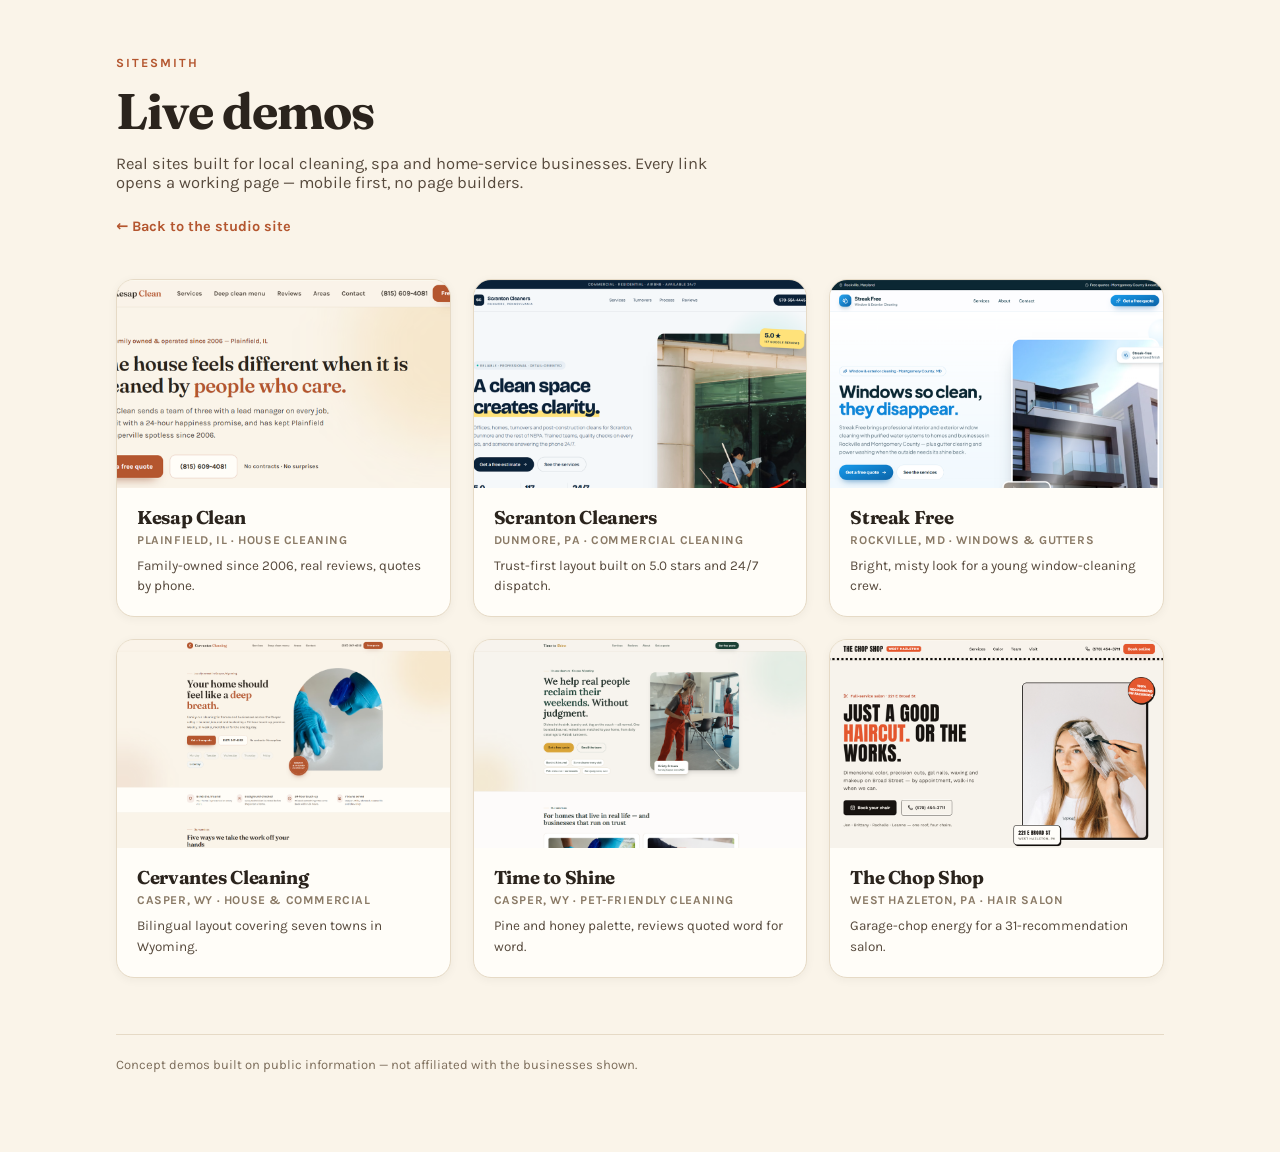
<file: index.html>
<!doctype html>
<html lang="en">
<head>
<meta charset="utf-8"/>
<meta name="viewport" content="width=device-width, initial-scale=1"/>
<title>Live demos — Sitesmith</title>
<meta name="description" content="Live website demos built by Sitesmith for local cleaning, spa and home-service businesses."/>
<link rel="preconnect" href="https://fonts.googleapis.com"/>
<link rel="preconnect" href="https://fonts.gstatic.com" crossorigin/>
<link href="https://fonts.googleapis.com/css2?family=Fraunces:opsz,wght@9..144,500;9..144,600;9..144,700&family=Karla:wght@400;500;600;700&display=swap" rel="stylesheet"/>
<style>
:root{--linen:#faf4e9;--linen2:#f2e8d3;--shell:#fffdf8;--ink:#2b241d;--ink2:#574a3d;--clay:#b4562f;--line:#e6dac6}
*{margin:0;padding:0;box-sizing:border-box}
body{font-family:Karla,system-ui,sans-serif;background:var(--linen);color:var(--ink);-webkit-font-smoothing:antialiased}
img{display:block;max-width:100%;height:auto}
a{color:inherit;text-decoration:none}
.wrap{max-width:1100px;margin:0 auto;padding:56px 26px 80px}
h1,h2{font-family:Fraunces,Georgia,serif;letter-spacing:-.02em}
.kicker{font-size:12.5px;letter-spacing:.16em;text-transform:uppercase;color:var(--clay);font-weight:700;margin-bottom:14px}
h1{font-size:clamp(30px,4.4vw,50px);line-height:1.08}
p.lead{color:var(--ink2);margin-top:16px;max-width:600px;font-size:16.5px}
.back{display:inline-flex;align-items:center;gap:8px;margin-top:26px;font-weight:700;font-size:14.5px;color:var(--clay)}
.grid{display:grid;grid-template-columns:repeat(3,1fr);gap:22px;margin-top:44px}
.card{background:var(--shell);border:1px solid var(--line);border-radius:18px;overflow:hidden;box-shadow:0 2px 10px rgba(43,36,29,.05);transition:transform .2s ease,box-shadow .2s ease;display:block}
.card:hover{transform:translateY(-5px);box-shadow:0 20px 44px rgba(43,36,29,.13)}
.card .thumb{aspect-ratio:16/10;overflow:hidden;background:var(--linen2)}
.card .thumb img{width:100%;height:100%;object-fit:cover;object-position:top}
.card .body{padding:18px 20px 20px}
.card h2{font-size:18.5px}
.card span{display:block;font-size:12px;letter-spacing:.05em;text-transform:uppercase;color:#8a7a66;font-weight:700;margin-top:4px}
.card em{display:block;font-style:normal;color:var(--ink2);font-size:13.5px;margin-top:9px;line-height:1.5}
footer{margin-top:56px;color:#7d6e5c;font-size:13px;border-top:1px solid var(--line);padding-top:22px}
@media(max-width:960px){.grid{grid-template-columns:repeat(2,1fr)}}
@media(max-width:620px){.grid{grid-template-columns:1fr}}
</style>
</head>
<body>
<div class="wrap">
  <div class="kicker">Sitesmith</div>
  <h1>Live demos</h1>
  <p class="lead">Real sites built for local cleaning, spa and home-service businesses. Every link opens a working page — mobile first, no page builders.</p>
  <a class="back" href="https://matveybodyak.github.io/portfolio/">← Back to the studio site</a>
  <div class="grid">
    <a class="card" href="./kesap/"><div class="thumb"><img src="./kesap/preview.png" alt="Kesap Clean demo"/></div><div class="body"><h2>Kesap Clean</h2><span>Plainfield, IL · House cleaning</span><em>Family-owned since 2006, real reviews, quotes by phone.</em></div></a>
    <a class="card" href="./scranton/"><div class="thumb"><img src="./scranton/preview.png" alt="Scranton Cleaners demo"/></div><div class="body"><h2>Scranton Cleaners</h2><span>Dunmore, PA · Commercial cleaning</span><em>Trust-first layout built on 5.0 stars and 24/7 dispatch.</em></div></a>
    <a class="card" href="./streakfree/"><div class="thumb"><img src="./streakfree/preview.png" alt="Streak Free demo"/></div><div class="body"><h2>Streak Free</h2><span>Rockville, MD · Windows &amp; gutters</span><em>Bright, misty look for a young window-cleaning crew.</em></div></a>
    <a class="card" href="./cervantes/"><div class="thumb"><img src="./cervantes/preview.png" alt="Cervantes Cleaning demo"/></div><div class="body"><h2>Cervantes Cleaning</h2><span>Casper, WY · House &amp; commercial</span><em>Bilingual layout covering seven towns in Wyoming.</em></div></a>
    <a class="card" href="./tts/"><div class="thumb"><img src="./tts/preview.png" alt="Time to Shine demo"/></div><div class="body"><h2>Time to Shine</h2><span>Casper, WY · Pet-friendly cleaning</span><em>Pine and honey palette, reviews quoted word for word.</em></div></a>
    <a class="card" href="./chopshop/"><div class="thumb"><img src="./chopshop/preview.png" alt="The Chop Shop demo"/></div><div class="body"><h2>The Chop Shop</h2><span>West Hazleton, PA · Hair salon</span><em>Garage-chop energy for a 31-recommendation salon.</em></div></a>
  </div>
  <footer>Concept demos built on public information — not affiliated with the businesses shown.</footer>
</div>
</body>
</html>
</file>
